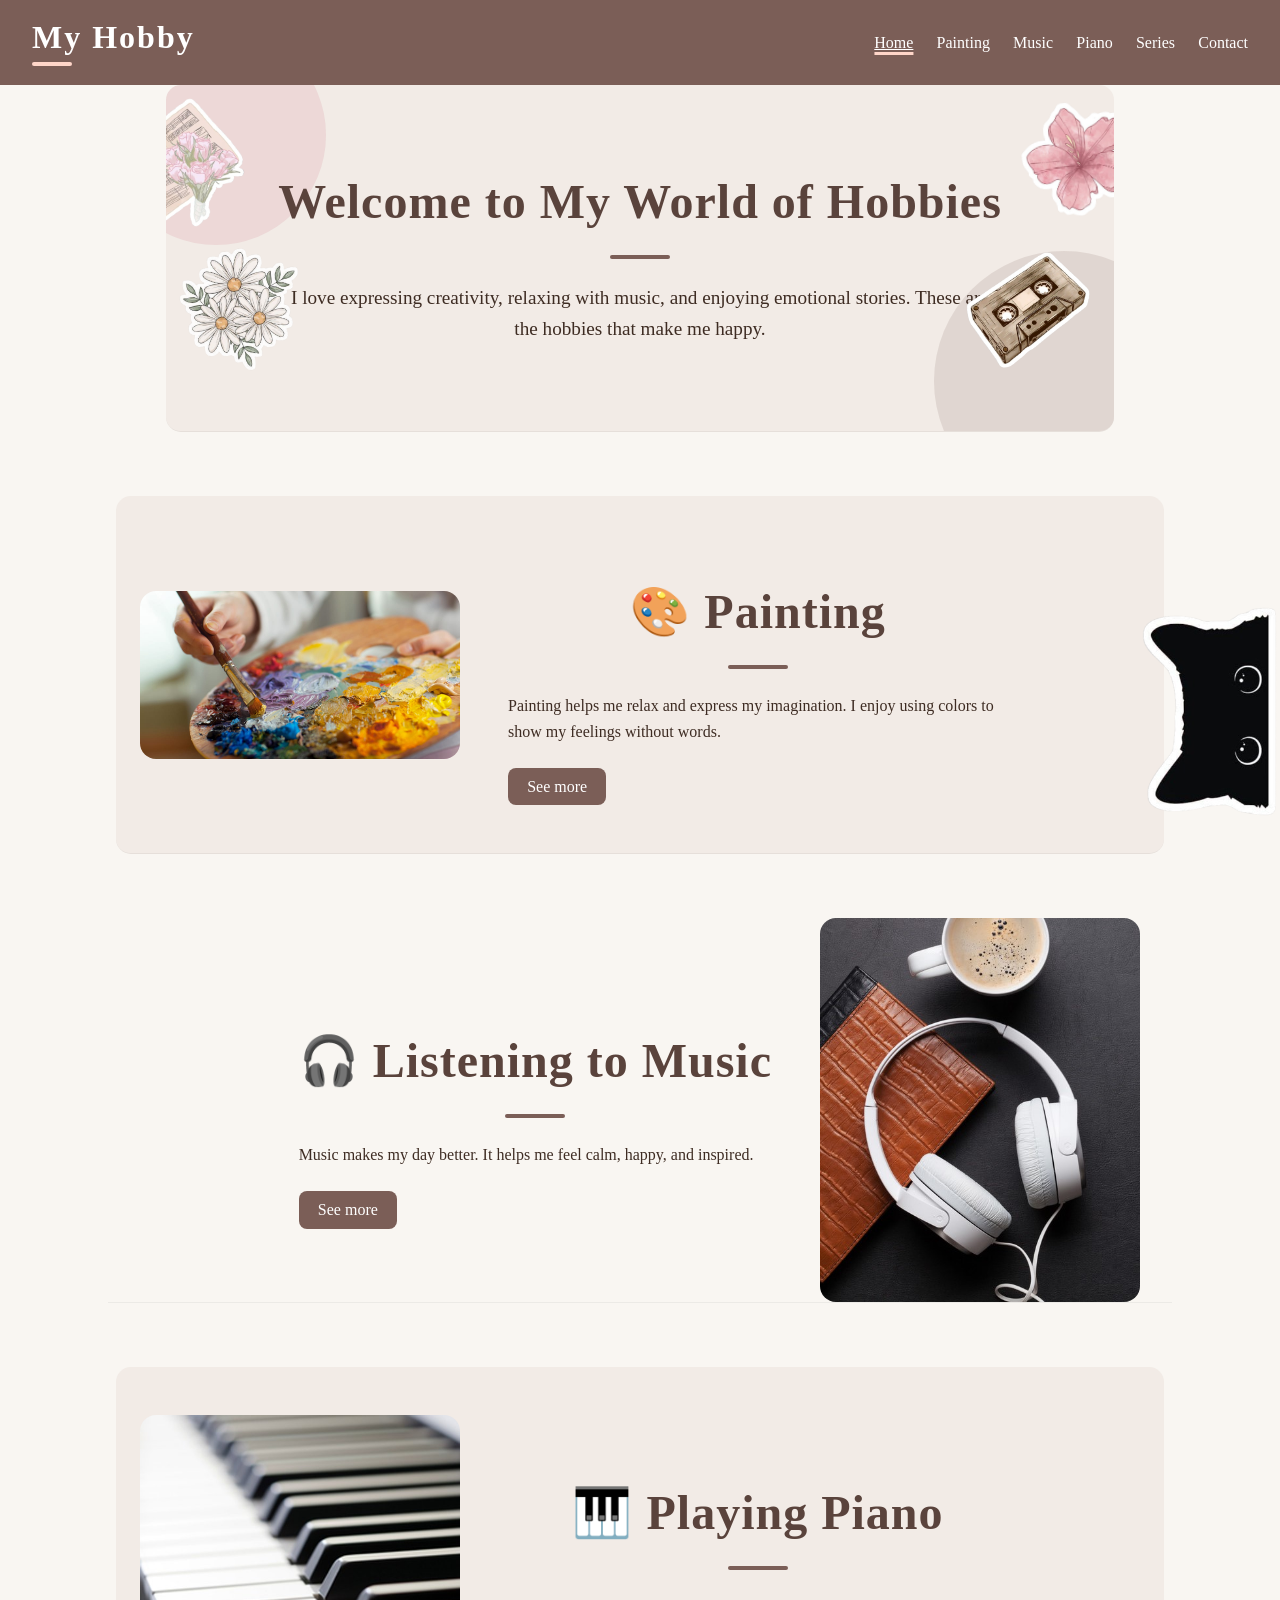
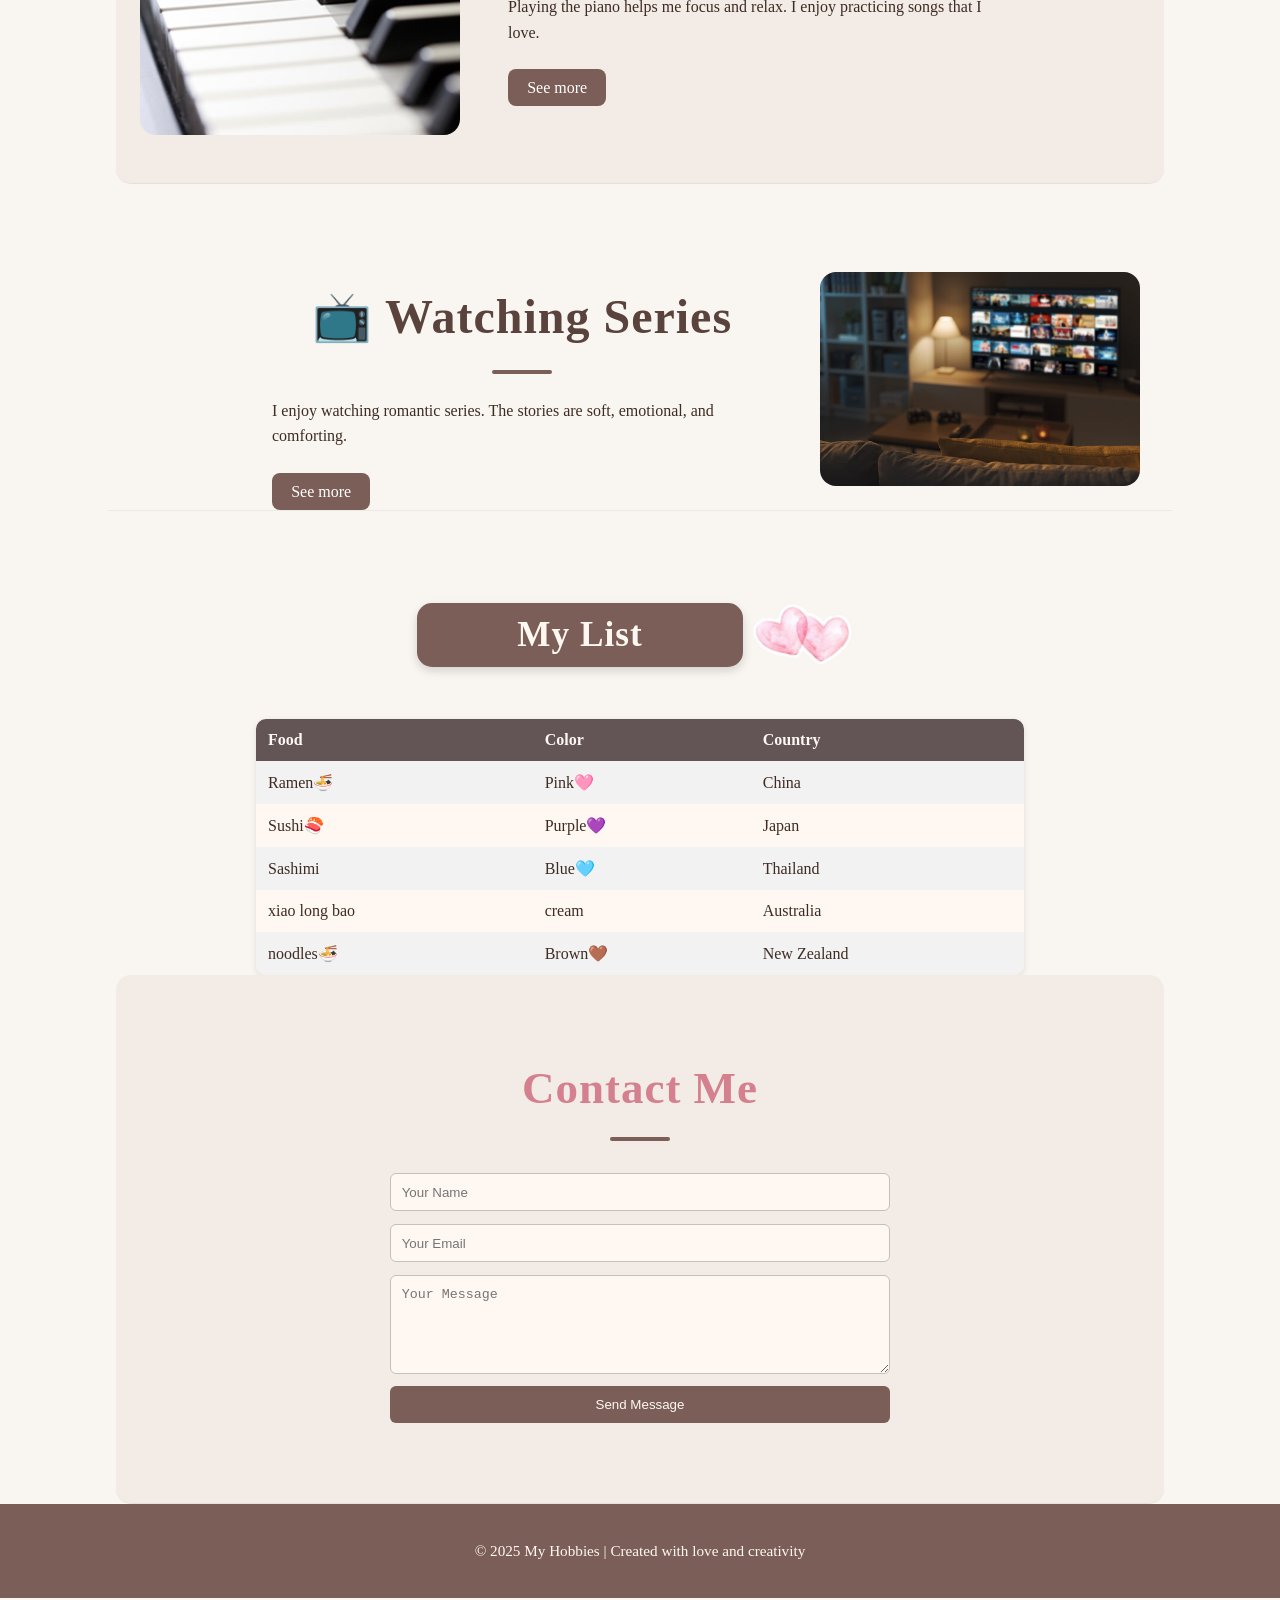
<file: index.html>
<!DOCTYPE html>
<html lang="en">
<head>
  <meta charset="UTF-8">
  <meta name="viewport" content="width=device-width, initial-scale=1.0">
  <title>My Hobbies</title>
  <link rel="stylesheet" href="style.css">
</head>

<body>

<header>
  <h1>My Hobby</h1>
  <nav>
    <a href="index.html" class="active">Home</a>
    <a href="painting.html">Painting</a>
    <a href="music.html">Music</a>
    <a href="piano.html">Piano</a>
    <a href="series.html">Series</a>
    <a href="index.html#contact">Contact</a>
  </nav>
</header>

<!-- HERO -->
<section class="hero">
  <h2>Welcome to My World of Hobbies</h2>
  <p>
    I love expressing creativity, relaxing with music,
    and enjoying emotional stories.  
    These are the hobbies that make me happy.
  </p>
  <img src="fst.png" class="ser-st2">
  <img src="must.png" class="mu-st2">
  <img src="sf.png" class="pai-st2">
  <img src="nst.png" class="pia-st2">
</section>

<img src="c.png" class="cat-sticker" alt="cat sticker">


<!-- PAINTING -->
<section class="hobby">
  <img src="p.jpg" alt="Painting">
  <div class="text">
    <h2>🎨 Painting</h2>
    <p>
      Painting helps me relax and express my imagination.
      I enjoy using colors to show my feelings without words.
    </p>
    <a href="painting.html" class="btn">See more</a>
  </div>
</section>

<!-- MUSIC -->
<section class="hobby reverse">
  <img src="m.jpg" alt="Music">
  <div class="text">
    <h2>🎧 Listening to Music</h2>
    <p>
      Music makes my day better.
      It helps me feel calm, happy, and inspired.
    </p>
    <a href="music.html" class="btn">See more</a>
  </div>
</section>

<!-- PIANO -->
<section class="hobby">
  <img src="pp.jpg" alt="Piano">
  <div class="text">
    <h2>🎹 Playing Piano</h2>
    <p>
      Playing the piano helps me focus and relax.
      I enjoy practicing songs that I love.
    </p>
    <a href="piano.html" class="btn">See more</a>
  </div>
</section>

<!-- SERIES -->
<section class="hobby reverse">
  <img src="s.jpg" alt="Series">
  <div class="text">
    <h2>📺 Watching Series</h2>
    <p>
      I enjoy watching romantic series.
      The stories are soft, emotional, and comforting.
    </p>
    <a href="series.html" class="btn">See more</a>
  </div>
</section>


<div class="table-title">
  <div class="title-box">
    <h2>My List</h2>
  </div>
  <img src="lst.png" alt="List Sticker" class="lst-img">
</div>

<table>
    <tr>
        <th>Food</th>
        <th>Color</th>
        <th>Country</th>
    </tr>
    <tr>
        <td>Ramen🍜</td>
        <td>Pink🩷</td>
        <td>China</td>
    </tr>
    <tr>
        <td>Sushi🍣</td>
        <td>Purple💜</td>
        <td>Japan</td>
    </tr>
    <tr>
        <td>Sashimi</td>
        <td>Blue🩵</td>
        <td>Thailand</td>
    </tr>
    <tr>
        <td>xiao long bao</td>
        <td>cream</td>
        <td>Australia</td>
    </tr>
    <tr>
        <td>noodles🍜</td>
        <td>Brown🤎</td>
        <td>New Zealand</td>
    </tr>
</table>

  <!-- Contact -->
  <section id="con">
    <h2 id="contact">Contact Me</h2>
    <form id="contactForm">
      <input type="text" id="name" placeholder="Your Name" required>
      <input type="email" id="email" placeholder="Your Email" required>
      <textarea id="message" rows="5" placeholder="Your Message" required></textarea>
      <button type="submit">Send Message</button>
    </form>
  </section>

  <footer>
    <p>© 2025 My Hobbies | Created with love and creativity</p>
  </footer>

  <script>
    const menuToggle = document.getElementById('menu-toggle');
    const navMenu = document.getElementById('nav-menu');
    menuToggle.addEventListener('click', () => navMenu.classList.toggle('show'));

    const form = document.getElementById('contactForm');
    form.addEventListener('submit', e => {
      e.preventDefault();
      alert('Thank you for reaching out! 🎨🎵');
      form.reset();
    });
 </script>


</body>
</html>
i say wait
</file>
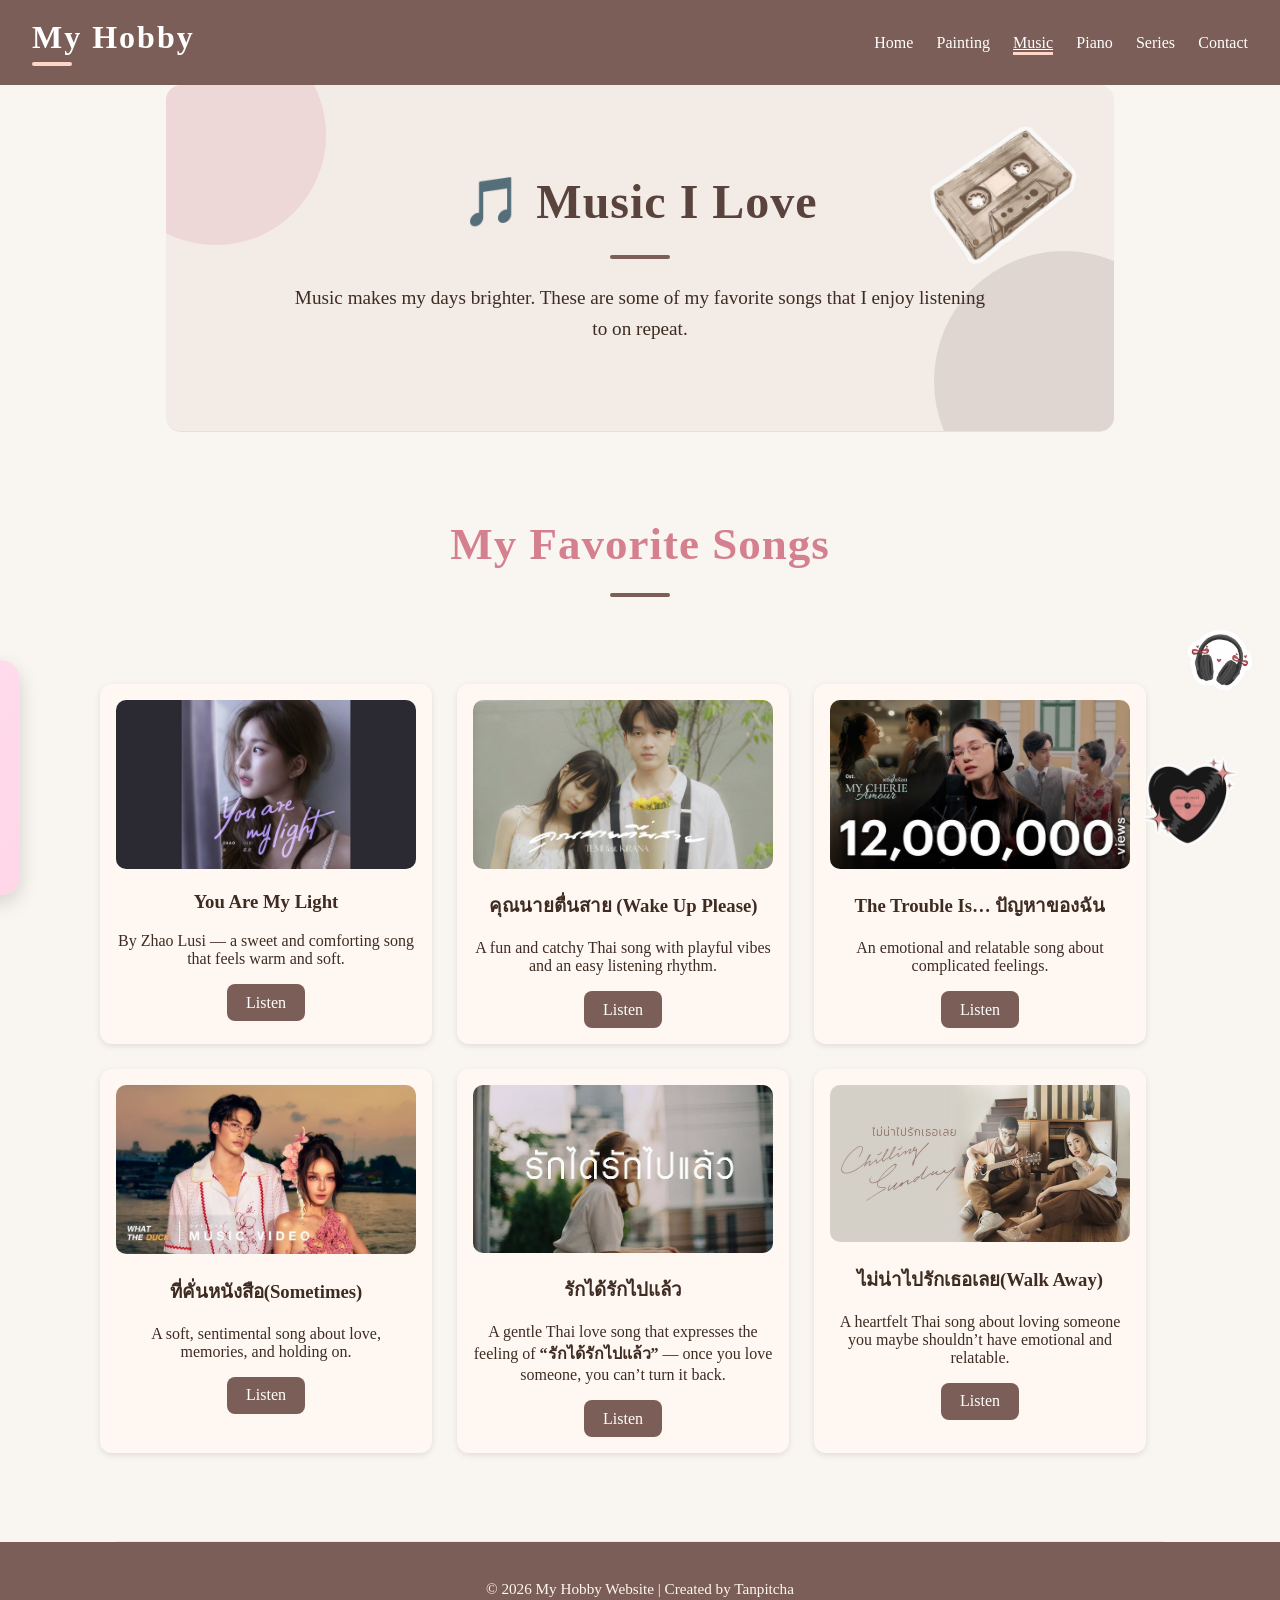
<file: music.html>
<!DOCTYPE html>
<html lang="en">
<head>
  <meta charset="UTF-8">
  <meta name="viewport" content="width=device-width, initial-scale=1.0">
  <title>Music - My Hobby</title>
  <link rel="stylesheet" href="style.css"> <!-- link to your main CSS -->
</head>

<body>

  <header>
    <h1>My Hobby</h1>
    <button id="menu-toggle">☰</button>
    <nav>
      <a href="index.html">Home</a>
      <a href="painting.html">Painting</a>
      <a href="music.html"class="active">Music</a>
      <a href="piano.html">Piano</a>
      <a href="series.html">Series</a>
      <a href="index.html#contact">Contact</a>
    </nav>
  </header>

  <!-- HERO SECTION -->
  <section class="hero">
    <h2>🎵 Music I Love</h2>
    <p>
      Music makes my days brighter.  
      These are some of my favorite songs that I enjoy listening to on repeat.
    </p>
    <img src="must.png" class="mu-st">
  </section>

  
  <img src="m1.png" class="music-sticker" alt="music sticker">
  <img src="m2.png" class="music-sticker small" alt="music sticker">

  <section>
    <h2 id="music">My Favorite Songs</h2>

    <div class="cards-wrapper">

    <div class="cards">
      <!-- Song 1 -->
      <div class="card">
        <img src="you.jpg" alt="You Are My Light">
        <h3>You Are My Light</h3>
        <p>By Zhao Lusi — a sweet and comforting song that feels warm and soft.</p>
        <a href="https://youtu.be/i0WHH5hbSmg?si=nqfVfM3YdCIVMf9F" class="btn">Listen</a>
      </div>

      <!-- Song 2 -->
      <div class="card">
        <img src="wup.jpg" alt="คุณนายตื่นสาย">
        <h3>คุณนายตื่นสาย (Wake Up Please)</h3>
        <p>A fun and catchy Thai song with playful vibes and an easy listening rhythm.</p>
        <a href="https://youtu.be/1VP8JrTHoHo?si=3RiPr_c025Ys3T6X" class="btn">Listen</a>
      </div>

      <!-- Song 3 -->
      <div class="card">
        <img src="tt.jpg" alt="The Trouble Is">
        <h3>The Trouble Is… ปัญหาของฉัน</h3>
        <p>An emotional and relatable song about complicated feelings.</p>
        <a href="https://youtu.be/SoPWNNwJz4A?si=GSvyK6OS6FZCP0Z4" class="btn">Listen</a>
      </div>

      <!-- Song 4 -->
      <div class="card">
        <img src="st.jpg" alt="ที่คั่นหนังสือ">
        <h3>ที่คั่นหนังสือ(Sometimes)</h3>
        <p>A soft, sentimental song about love, memories, and holding on.</p>
        <a href="https://youtu.be/L051YSpEEYU?si=gAbXCCB6yQQ3ziTS" class="btn">Listen</a>
      </div>

      <div class="card">
        <img src="fm.jpg" alt="รักได้รักไปแล้ว">
        <h3>รักได้รักไปแล้ว</h3>
        <p>A gentle Thai love song that expresses the feeling of 
          <strong>“รักได้รักไปแล้ว”</strong> — once you love someone, 
          you can’t turn it back.</p>
        <a href="https://www.youtube.com/watch?v=zRni2qGhlOs&list=PLUN5VvYCITpiSzjcCuOit6wkdXDIpct2O&index=128" class="btn">Listen</a>
      </div>

      <div class="card">
        <img src="wa.jpg" alt="ไม่น่าไปรักเธอเลย">
        <h3>ไม่น่าไปรักเธอเลย(Walk Away)</h3>
        <p>A heartfelt Thai song about loving someone you maybe shouldn’t have emotional and relatable.</p>
        <a href="https://www.youtube.com/watch?v=PUYRGhmcXWQ" class="btn">Listen</a>
      </div>
    </div>

      <!-- RIGHT: Mini Game -->
      <div class="mini-game-box">
       <h3>Rock • Paper • Scissors</h3>

       <div class="rps-buttons">
          <button data-choice="rock">✊</button>
          <button data-choice="paper">✋</button>
          <button data-choice="scissors">✌️</button>
        </div>

       <p id="rpsResult">Make your move!</p>
        <p id="scoreBoard">You: 0 | Computer: 0</p>
      </div>


    </div>
    
<script src="script.js"></script>

  </section>

  <footer>
    <p>© 2026 My Hobby Website | Created by Tanpitcha</p>
  </footer>

  <script>
    const menuToggle = document.getElementById('menu-toggle');
    const nav = document.querySelector('nav');
    menuToggle.addEventListener('click', () => {
      nav.classList.toggle('show');
    });
  </script>

</body>
</html>
</file>
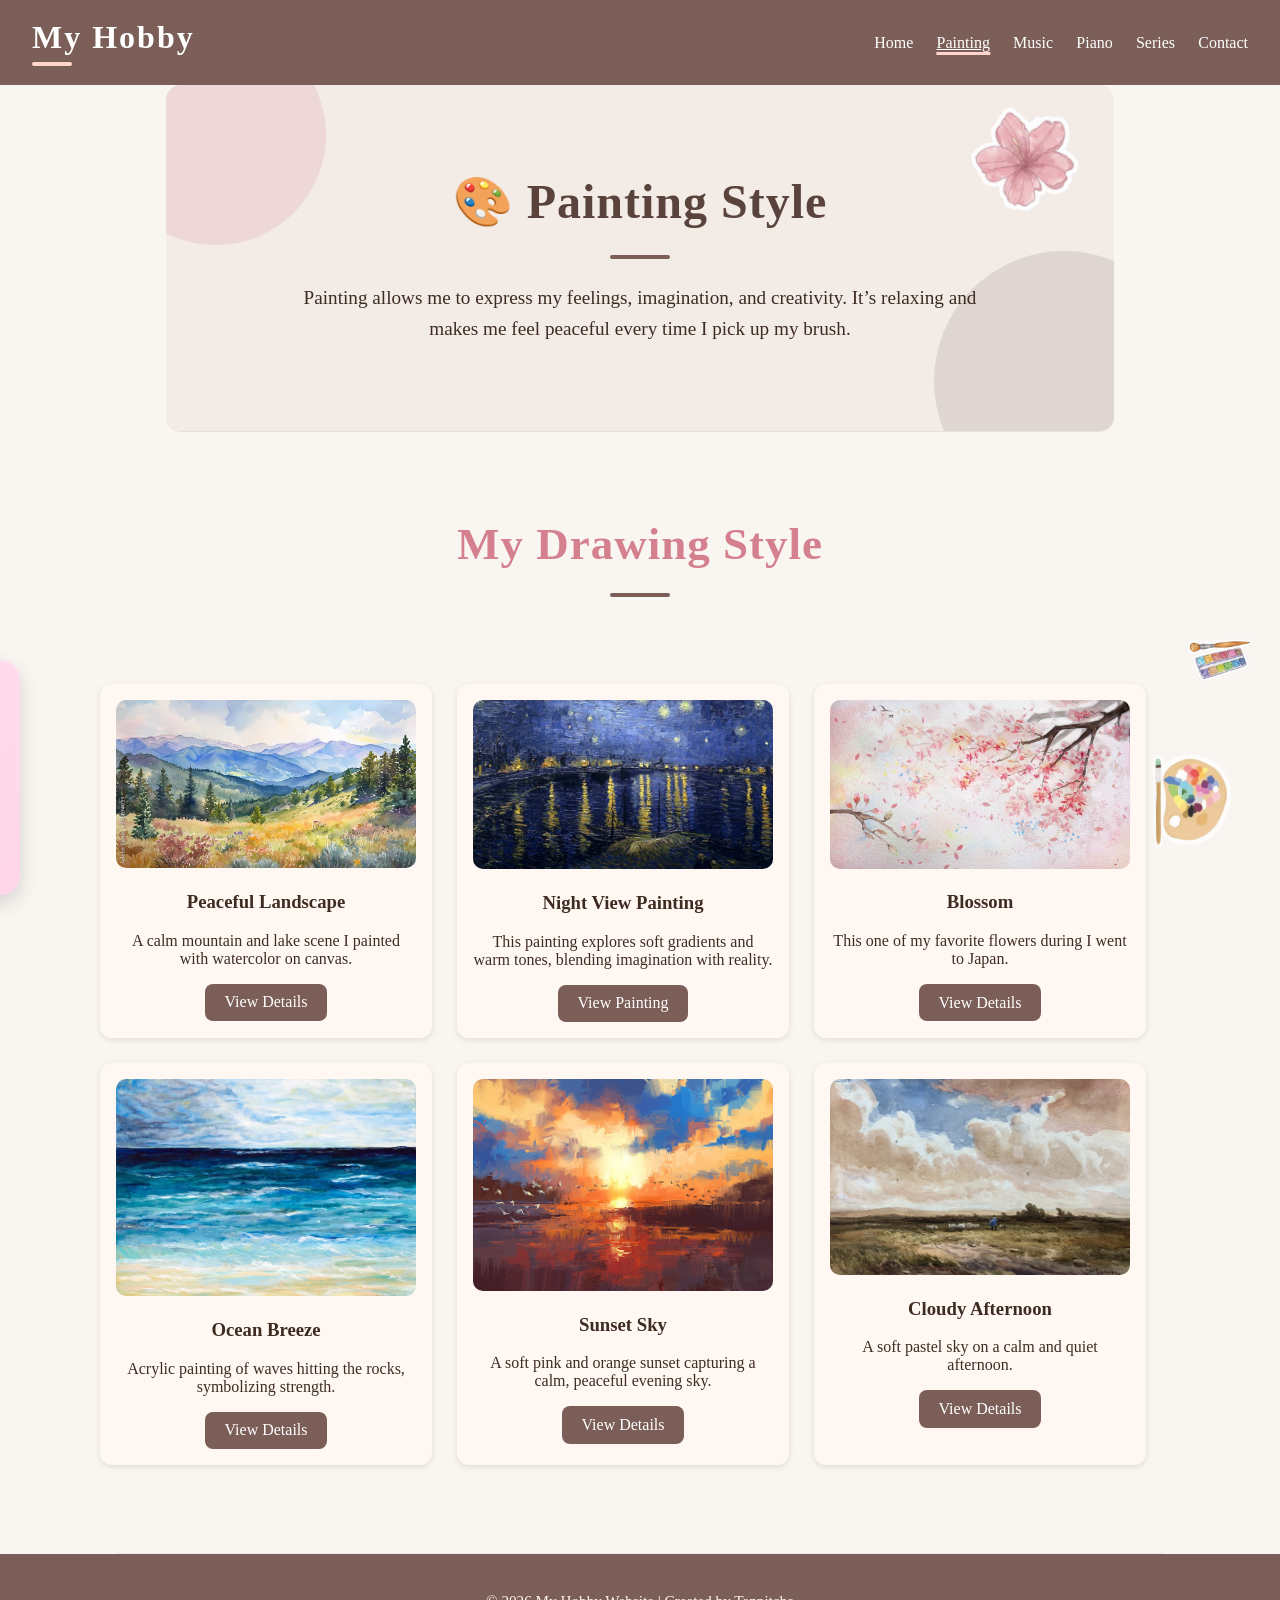
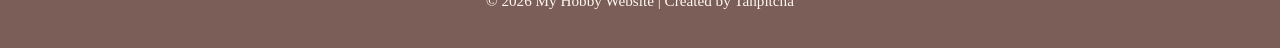
<file: painting.html>
<!DOCTYPE html>
<html lang="en">
<head>
  <meta charset="UTF-8">
  <meta name="viewport" content="width=device-width, initial-scale=1.0">
  <title>Painting - My Hobby</title>
  <link rel="stylesheet" href="style.css"> <!-- Link to your existing CSS -->
</head>
<body>

  <header>
    <h1>My Hobby</h1>
    <button id="menu-toggle">☰</button>
    <nav class="navbar">
        <div class="nav-links">
          <a href="index.html" >Home</a>
          <a href="painting.html" class="active">Painting</a>
          <a href="music.html">Music</a>
          <a href="piano.html">Piano </a>
          <a href="series.html"> Series </a>
          <a href="index.html#contact">Contact</a>
        </div>
      </nav>
  </header>

  <section class="hero">
    <h2>🎨 Painting Style</h2>
    <p>
      Painting allows me to express my feelings, imagination, and creativity. 
      It’s relaxing and makes me feel peaceful every time I pick up my brush.
    </p>
    <img src="sf.png" class="pai-st">
  </section>

  <img src="pa1.png" class="painting-sticker" alt="painting sticker">
  <img src="ppp.png" class="painting-sticker small" alt="painting sticker">
  




  <section>
    <h2 id="painting">My Drawing Style</h2>

    <div class="cards-wrapper">
      
    <div class="cards">
      <div class="card">
        <img src="lll.jpg" alt="Nature Landscape">
        <h3>Peaceful Landscape</h3>
        <p>A calm mountain and lake scene I painted with watercolor on canvas.</p>
        <a href="https://unsplash.com/s/photos/peaceful-landscape" class="btn">View Details</a>
      </div>

      <div class="card">
        <img src="nv.png" alt="Night View Painting">
        <h3>Night View Painting</h3>
        <p>This painting explores soft gradients and warm tones, blending imagination with reality.</p>
        <a href="https://www.shutterstock.com/th/search/night-painting?dd_referrer=https%3A%2F%2Fwww.google.com%2F" class="btn">View Painting</a>
      </div>

      
      <div class="card">
        <img src="b2.jpg" alt="Flowers">
        <h3>Blossom</h3>
        <p>This one of my favorite flowers during I went to Japan.</p>
        <a href="https://www.shutterstock.com/th/search/flower-vase-painting" class="btn">View Details</a>
      </div>

      <div class="card">
        <img src="oce2.jpg" alt="Ocean Painting">
        <h3>Ocean Breeze</h3>
        <p>Acrylic painting of waves hitting the rocks, symbolizing strength.</p>
        <a href="https://www.shutterstock.com/th/search/sea-shore-paintings" class="btn">View Details</a>
      </div>

      <div class="card">
        <img src="ss.jpg" alt="Sunset Sky">
        <h3>Sunset Sky</h3>
        <p>   A soft pink and orange sunset capturing a calm, peaceful evening sky.</p>
        <a href="https://www.istockphoto.com/th/%E0%B8%A0%E0%B8%B2%E0%B8%9E%E0%B8%96%E0%B9%88%E0%B8%B2%E0%B8%A2/sunset-painting" class="btn">View Details</a>
      </div>

      <div class="card">
        <img src="cad.jpg" alt="Cloudy Afternoon">
        <h3>Cloudy Afternoon</h3>
        <p> A soft pastel sky on a calm and quiet afternoon. </p>
        <a href="https://www.istockphoto.com/th/search/2/image-film?phrase=Cloudy%20Afternoonpainting" class="btn">View Details</a>
      </div>
    </div>

      <!-- RIGHT: Mini Game -->
      <div class="mini-game-box">
       <h3>Rock • Paper • Scissors</h3>

       <div class="rps-buttons">
          <button data-choice="rock">✊</button>
          <button data-choice="paper">✋</button>
          <button data-choice="scissors">✌️</button>
        </div>

       <p id="rpsResult">Make your move!</p>
        <p id="scoreBoard">You: 0 | Computer: 0</p>
      </div>


    </div>
    
<script src="script.js"></script>

  </section>

  <footer>
    <p>© 2026 My Hobby Website | Created by Tanpitcha</p>
  </footer>

  <script>
    const menuToggle = document.getElementById('menu-toggle');
    const nav = document.querySelector('nav');
    menuToggle.addEventListener('click', () => {
      nav.classList.toggle('show');
    });
  </script>

</body>
</html>
</file>
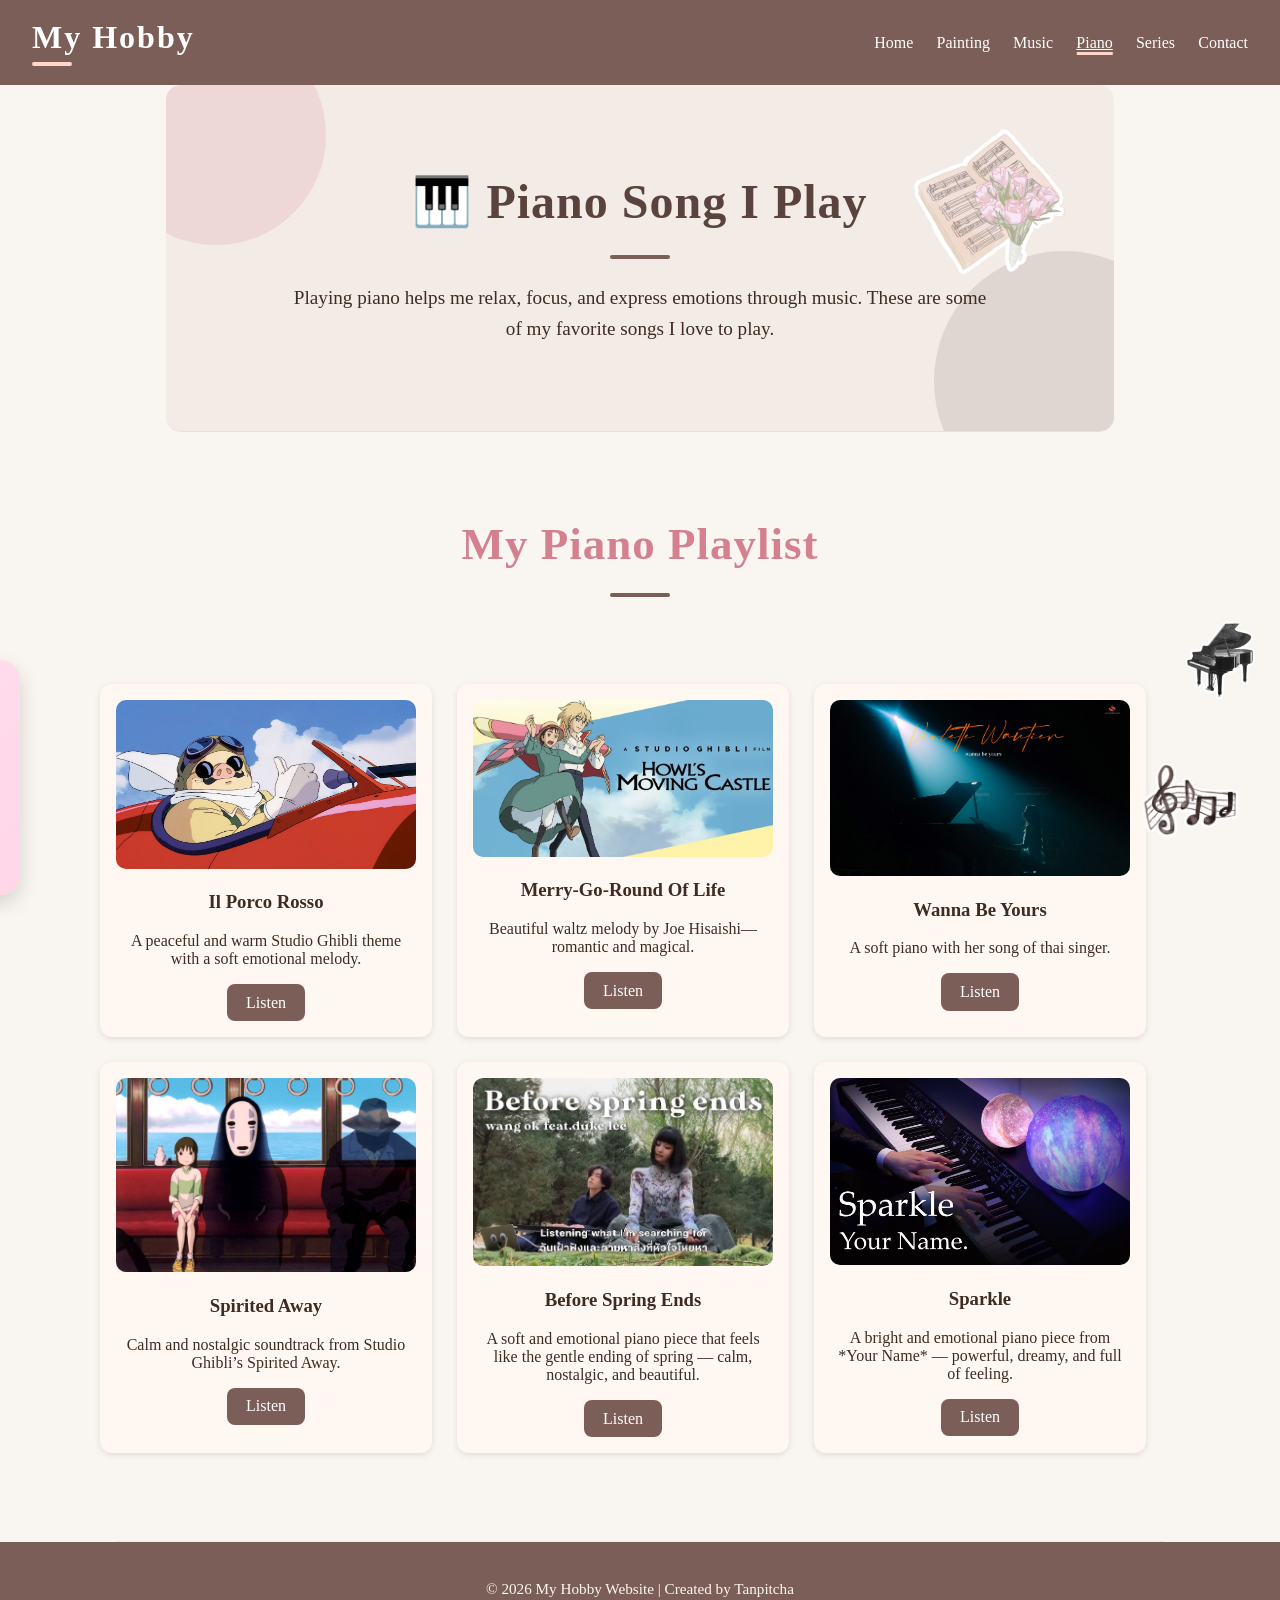
<file: piano.html>
<!DOCTYPE html>
<html lang="en">
<head>
  <meta charset="UTF-8">
  <meta name="viewport" content="width=device-width, initial-scale=1.0">
  <title>Piano - My Hobby</title>
  <link rel="stylesheet" href="style.css"> <!-- Link to your CSS -->
</head>
<body>

  <header>
    <h1>My Hobby</h1>
    <button id="menu-toggle">☰</button>
    <nav>
      <a href="index.html">Home</a>
      <a href="painting.html">Painting</a>
      <a href="music.html">Music</a>
      <a href="piano.html"class="active">Piano</a>
      <a href="series.html">Series</a>
      <a href="index.html#contact">Contact</a>

    </nav>
  </header>

  <section class="hero">
    <h2>🎹 Piano Song I Play </h2>
    <p>
      Playing piano helps me relax, focus, and express emotions through music.  
      These are some of my favorite songs I love to play.
    </p>
    <img src="nst.png" class="pia-st">
  </section>

  <img src="pia1.png" class="piano-sticker" alt="piano sticker">
  <img src="pi1.png" class="piano-sticker small" alt="piano sticker">

  <section>
    <h2 id="piano">My Piano Playlist</h2>

    <div class="cards-wrapper">

    <div class="cards">

      <!-- Card 1 -->
      <div class="card">
        <img src="pr.jpg" alt="il Porco Rosso Piano">
        <h3>Il Porco Rosso</h3>
        <p>A peaceful and warm Studio Ghibli theme with a soft emotional melody.</p>
        <a href="https://youtu.be/E-bRpXdXUlA?si=CPrGgtJsRw1kHzXp" class="btn">Listen</a>
      </div>

      <!-- Card 2 -->
      <div class="card">
        <img src="mgr.jpg" alt="Howl's Moving Castle">
        <h3>Merry-Go-Round Of Life</h3>
        <p>Beautiful waltz melody by Joe Hisaishi—romantic and magical.</p>
        <a href="https://youtu.be/lB4PRX737-0?si=cx_YUlVeuKwiTqlu" class="btn">Listen</a>
      </div>

      <!-- Card 3 -->
      <div class="card">
        <img src="wanna.jpg" alt="Wanna Be Yours">
        <h3>Wanna Be Yours</h3>
        <p>A soft piano with her song of thai singer.</p>
        <a href="https://www.youtube.com/watch?v=8ONLsKcc294&list=RD8ONLsKcc294&start_radio=1" class="btn">Listen</a>
      </div>

      <!-- Card 4 -->
      <div class="card">
        <img src="sa.jpg" alt="Spirited Away">
        <h3>Spirited Away</h3>
        <p>Calm and nostalgic soundtrack from Studio Ghibli’s Spirited Away.</p>
        <a href="https://youtu.be/ESJ7TQvFFrA?si=AjpPwESGJJJ22Q2h" class="btn">Listen</a>
      </div>

      <div class="card">
        <img src="bse.jpg" alt="Before Spring Ends">
        <h3>Before Spring Ends</h3>
        <p>A soft and emotional piano piece that feels like the gentle ending of spring — calm, nostalgic, and beautiful.</p>
        <a href="https://www.youtube.com/watch?v=tX4rUDi_ER4&list=RDtX4rUDi_ER4&start_radio=1" class="btn">Listen</a>
      </div>

      <div class="card">
        <img src="sp.jpg" alt="Sparkle">
        <h3>Sparkle</h3>
        <p>A bright and emotional piano piece from *Your Name* — powerful, dreamy, and full of feeling.</p>
        <a href="https://www.youtube.com/watch?v=cKgnDmpb4BU" class="btn">Listen</a>
      </div>

    </div>
   
    
       <!-- RIGHT: Mini Game -->
      <div class="mini-game-box">
       <h3>Rock • Paper • Scissors</h3>

       <div class="rps-buttons">
          <button data-choice="rock">✊</button>
          <button data-choice="paper">✋</button>
          <button data-choice="scissors">✌️</button>
        </div>

       <p id="rpsResult">Make your move!</p>
        <p id="scoreBoard">You: 0 | Computer: 0</p>
      </div>


    </div>
    
<script src="script.js"></script>

  </section>

  <footer>
    <p>© 2026 My Hobby Website | Created by Tanpitcha</p>
  </footer>

  <script>
    const menuToggle = document.getElementById('menu-toggle');
    const nav = document.querySelector('nav');
    menuToggle.addEventListener('click', () => {
      nav.classList.toggle('show');
    });
  </script>

</body>
</html>
</file>
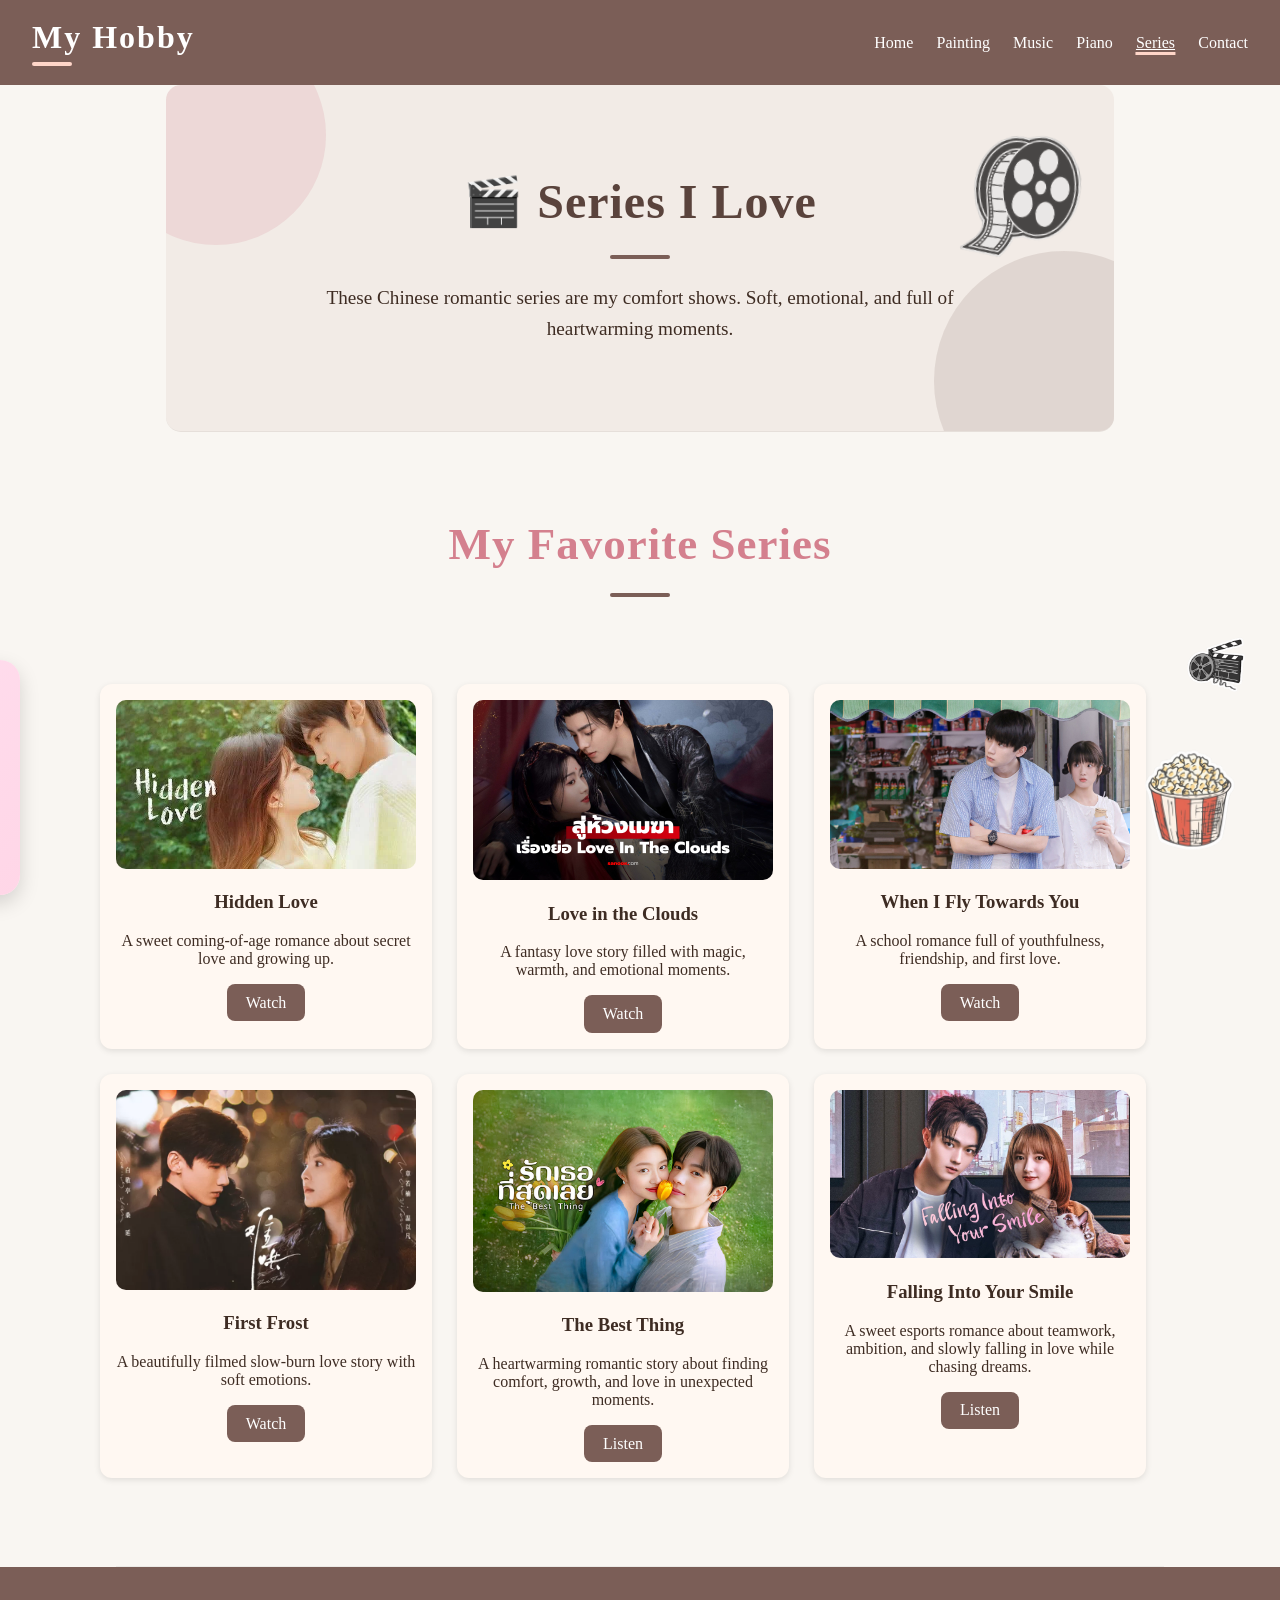
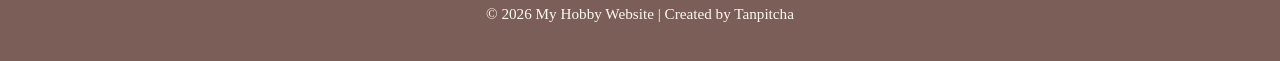
<file: series.html>
<!DOCTYPE html>
<html lang="en">
<head>
  <meta charset="UTF-8">
  <meta name="viewport" content="width=device-width, initial-scale=1.0">
  <title>Series - My Hobby</title>
  <link rel="stylesheet" href="style.css">
</head>

<body>

  <!-- HEADER -->
  <header>
    <h1>My Hobby</h1>
    <button id="menu-toggle">☰</button>
    <nav>
      <a href="index.html">Home</a>
      <a href="painting.html">Painting</a>
      <a href="music.html">Music</a>
      <a href="piano.html">Piano</a>
      <a href="series.html" class="active">Series</a>
      <a href="index.html#contact">Contact</a>
    </nav>
  </header>

  <!-- HERO -->
  <section class="hero">
    <h2>🎬 Series I Love</h2>
    <p>
      These Chinese romantic series are my comfort shows.  
      Soft, emotional, and full of heartwarming moments.
    </p>
    <img src="sest.png" class="ser-st">
  </section>
  
  <img src="s1.png" class="series-sticker" alt="series sticker">
  <img src="s2.png" class="series-sticker small" alt="series sticker">

  <!-- SERIES CARDS -->
  <section>
    <h2 id="series">My Favorite Series</h2>
    
   <div class="cards-wrapper">

    <div class="cards">

      <!-- 1 Hidden Love -->
      <div class="card">
        <img src="hl.webp" alt="Hidden Love">
        <h3>Hidden Love</h3>
        <p>A sweet coming-of-age romance about secret love and growing up.</p>
        <a href="https://www.sanook.com/movie/146251/" class="btn">Watch</a>
      </div>

      <!-- 2 Love in the Clouds -->
      <div class="card">
        <img src="li.jpg" alt="Love in the Clouds">
        <h3>Love in the Clouds</h3>
        <p>A fantasy love story filled with magic, warmth, and emotional moments.</p>
        <a href="https://www.sanook.com/movie/185723/" class="btn">Watch</a>
      </div>

      <!-- 3 When I Fly Towards You -->
      <div class="card">
        <img src="wi.jpg" alt="When I Fly Towards You">
        <h3>When I Fly Towards You</h3>
        <p>A school romance full of youthfulness, friendship, and first love.</p>
        <a href="https://www.sanook.com/movie/147363/" class="btn">Watch</a>
      </div>

      <!-- 4 First Frost -->
      <div class="card">
        <img src="ff.webp" alt="First Frost">
        <h3>First Frost</h3>
        <p>A beautifully filmed slow-burn love story with soft emotions.</p>
        <a href="https://www.sanook.com/movie/171475/" class="btn">Watch</a>
      </div>

      <div class="card">
        <img src="tbt.jpg" alt="The Best Thing">
        <h3>The Best Thing</h3>
        <p>A heartwarming romantic story about finding comfort, growth, and love in unexpected moments.</p>
        <a href="https://www.sanook.com/movie/180695/" class="btn">Listen</a>
      </div>
      
      <div class="card">
        <img src="fiys.avif" alt="Falling Into Your Smile">
        <h3>Falling Into Your Smile</h3>
        <p>A sweet esports romance about teamwork, ambition, and slowly falling in love while chasing dreams.</p>
        <a href="https://entertainment.trueid.net/detail/9me7EeQOerlj" class="btn">Listen</a>
      </div>
   </div>
    
       <!-- RIGHT: Mini Game -->
      <div class="mini-game-box">
       <h3>Rock • Paper • Scissors</h3>

       <div class="rps-buttons">
          <button data-choice="rock">✊</button>
          <button data-choice="paper">✋</button>
          <button data-choice="scissors">✌️</button>
        </div>

       <p id="rpsResult">Make your move!</p>
        <p id="scoreBoard">You: 0 | Computer: 0</p>
      </div>


    </div>
    
<script src="script.js"></script>

  </section>

  <!-- FOOTER -->
  <footer>
    <p>© 2026 My Hobby Website | Created by Tanpitcha</p>
  </footer>

  <!-- MENU SCRIPT -->
  <script>
    const menuToggle = document.getElementById('menu-toggle');
    const nav = document.querySelector('nav');
    menuToggle.addEventListener('click', () => {
      nav.classList.toggle('show');
    });
  </script>

</body>
</html>
</file>
<file: style.css>
body {
  font-family: 'Delius', cursive;
  background: #f9f6f2;
  color: #3e2c23;
  margin: 0;
}

header {
  background: #7b5e57;
  color: #fff;
  padding: 1.2em 2em;
  display: flex;
  justify-content: space-between;
  align-items: center;

  position: sticky;   /* 🔥 makes it stick */
  top: 0;             /* stick to top */
  z-index: 1000;      /* stay above everything */
}


header h1 {
  font-family: 'Delius', cursive;
  font-size: 2em;
  font-weight: 900;
  letter-spacing: 2px;
  margin: 0;
  position: relative;
}

header h1::after {
  content: '';
  display: block;
  width: 40px;
  height: 4px;
  background: #ffd6c9;
  margin-top: 6px;
  border-radius: 2px;
}

nav a {
  color: #fff;
  text-decoration: none;
  margin-left: 1.2em;
}

nav a.active {
  text-decoration: underline;
}

nav a::after {
  content: '';
  position: absolute;
  left: 50%;
  bottom: 0;
  width: 0;
  height: 3px;
  background: #ffd6c9;
  transition: 0.3s ease;
  transform: translateX(-50%);
}

nav a:hover::after,
nav a.active::after {
  width: 100%;
}

nav a:hover {
  transform: translateY(-2px);
}

#menu-toggle {
  display: none;
  background: rgba(255,255,255,0.15);
  border: none;
  color: white;
  font-size: 1em;
  padding: 6px 12px;
  border-radius: 8px;
  cursor: pointer;
}

  #painting{
    color:rgb(212, 128, 142);
    font-size: 45px;
}

#music{
    color:rgb(212, 128, 142);
    font-size: 45px;
}

#piano{
    color:rgb(212, 128, 142);
    font-size: 45px;
}

#series{
    color:rgb(212, 128, 142);
    font-size: 45px;
}

#contact{
    color:rgb(212, 128, 142);
    font-size: 45px;
  }

  section {
    padding: 3em 1.5em;
    max-width: 1000px;
    margin: auto;
  }

.hero {
  position: relative;
  text-align: center;
  padding: 5em 2em;
  max-width: 900px;
  margin: auto;
  overflow: hidden;
}

@keyframes fadeDown {
  from {
    opacity: 0;
    transform: translateY(-15px);
  }
  to {
    opacity: 1;
    transform: translateY(0);
  }
}

@keyframes fadeUp {
  from {
    opacity: 0;
    transform: translateY(15px);
  }
  to {
    opacity: 1;
    transform: translateY(0);
  }
}

.hero h2,
.hero p {
  position: relative;
  z-index: 1;
}

.hero::before {
  content: '';
  position: absolute;
  top: -60px;
  left: -60px;
  width: 220px;
  height: 220px;
  background: rgba(212, 128, 142, 0.18);
  border-radius: 50%;
  z-index: 0;
}

.hero::after {
  content: '';
  position: absolute;
  bottom: -80px;
  right: -80px;
  width: 260px;
  height: 260px;
  background: rgba(123, 94, 87, 0.15);
  border-radius: 50%;
  z-index: 0;
}
.hero img {
  position: absolute;
  z-index: 1;
}

.hero h2 {
  font-family: 'Delius', cursive;
  font-size: 3em;
  font-weight: 700;
  color: #5a433c;
  margin-bottom: 0.5em;
  letter-spacing: 1px;
  opacity: 0;
  transform: translateY(-40px);
  animation: heroSlideDown 1s ease forwards;
}

.hero h2::after {
  content: '';
  display: block;
  width: 60px;
  height: 4px;
  background: #7b5e57;
  margin: 0.5em auto 0 auto;
  border-radius: 2px;
}

.hero p {
  font-size: 1.2em;
  max-width: 700px;
  margin: 0 auto;
  line-height: 1.6;
  opacity: 0;
  transform: translateY(40px);
  animation: heroSlideUp 1s ease forwards;
  animation-delay: 0.3s;
}

/* ===== ANIMATIONS ===== */

/* From top → down */
@keyframes heroSlideDown {
  from {
    opacity: 0;
    transform: translateY(-40px);
  }
  to {
    opacity: 1;
    transform: translateY(0);
  }
}

/* From bottom → up */
@keyframes heroSlideUp {
  from {
    opacity: 0;
    transform: translateY(40px);
  }
  to {
    opacity: 1;
    transform: translateY(0);
  }
}

/* ===== MOBILE ===== */
@media (max-width: 700px) {
  .hero {
    padding: 3em 1.2em;
  }

  .hero h2 {
    font-size: 2.3em;
  }

  .hero p {
    font-size: 1.05em;
  }
}

section:nth-child(even) {
    background: #f2ebe6;
    border-radius: 15px;
    padding: 3em 1.5em;
}

/* --- Hero / Section Topic Titles --- */
.hero h2, section h2 {
  font-family: 'Delius', cursive;
  font-weight: 700; /* slightly bolder */
  font-size: 3em;               /* bigger and bold */
  color: #5a433c;               /* dark brown */
  text-align: center;
  margin-bottom: 0.5em;
  letter-spacing: 1px;
  line-height: 1.2;
  position: relative;
}

/* Optional: subtle underline / accent */
.hero h2::after, section h2::after {
  content: '';
  display: block;
  width: 60px;
  height: 4px;
  background: #7b5e57;          /* warm brown accent */
  margin: 0.5em auto 0 auto;
  border-radius: 2px;
}

/* Paragraph under topic */
.hero p {
  text-align: center;
  max-width: 700px;
  margin: 0.5em auto 2em auto;
}

.hobby {
  display: flex;              /* สำคัญมาก */
  align-items: center;
  gap: 3rem;
  max-width: 1000px;
  margin: 4em auto;
  padding: 0 2em;
}

.hobby img {
  width: 320px;
  border-radius: 16px;
}

.hobby .text {
  max-width: 500px;
}

.hobby h2 {
  margin-bottom: 0.5em;
}

.hobby p {
  margin-bottom: 1.5em;
  line-height: 1.6;
}

.hobby.reverse {
  flex-direction: row-reverse;
}

/* mobile */
@media (max-width: 700px) {
  .hobby {
    flex-direction: column;
    text-align: center;
  }

  .hobby h2,
  .hobby p {
    text-align: center;
  }

  .hobby img {
    width: 90%;
  }
}

.cards {
  display: grid;
  grid-template-columns: repeat(3, 1fr); /* 3 cards per row */
  gap: 1.5em;
  margin-top: 1.5em;
  max-width: 1000px;
  margin-left: auto;
  margin-right: auto;
}


  .card {
    width: 300px;
    text-align: center;
    border-radius: 12px;
    transition: transform 0.3s ease, box-shadow 0.3s ease;
    font-family: 'Delius', cursive;
    background: #fff8f2; /* remove for index-cards */
    padding: 1em;
    box-shadow: 0 2px 6px rgba(0,0,0,0.1);
}

.card:hover {
  transform: translateY(-8px);
  box-shadow: 0 6px 15px rgba(0,0,0,0.15);
}
  .card img {
    width: 100%;
    border-radius: 10px;
  }

  .btn {
    display: inline-block;
    padding: 0.6em 1.2em;
    background: #7b5e57;
    color: white;
    text-decoration: none;
    border-radius: 8px;
  }

.btn:hover {
  background: #6a4d45;
  box-shadow: 0 3px 8px rgba(0,0,0,0.2);
}

  form {
    max-width: 500px;
    margin: 2em auto;
    display: flex;
    flex-direction: column;
    gap: 0.8em;
  }

  form input, form textarea {
    padding: 0.8em;
    border: 1px solid #cbbeb3;
    border-radius: 6px;
    background: #fff8f2;
  }

  form button {
    background: #7b5e57;
    color: #fff8f2;
    border: none;
    padding: 0.8em;
    border-radius: 6px;
    cursor: pointer;
    font-weight: 500;
  }

  footer {
    text-align: center;
    padding: 1.5em;
    background: #7b5e57;
    color: #fff8f2;
    font-size: 0.95em;
}
  
  table {
    border-collapse: collapse;
    width: 60%;
    margin: 2em auto;
    background: #fff8f2;
    box-shadow: 0 2px 8px rgba(0,0,0,0.1);
    border-radius: 10px;
    overflow: hidden;
    font-family: 'Delius', cursive;
}

th {
    background-color: #635455;
    color: #fff8f2;
    padding: 12px;
    text-align: left;
}

td {
    padding: 12px;
}

tr:nth-child(even) {
    background-color: #f2f2f2;
}

#table2{background: #7b5e57;
   padding:20px;
   color: #fff8f2;
   text-align: center;}

table {
    border-collapse: collapse;
    width: 60%; /* ปรับขนาดตารางให้เล็กลง (จาก 100% → 60%) */
    margin: 0 auto; /* จัดให้อยู่ตรงกลาง */
    background: #fff8f2;
    box-shadow: 0 2px 6px rgba(0,0,0,0.1); /* เพิ่มเงาให้ดูโดดเด่น */
    border-radius: 10px;
    overflow: hidden;
  }

  #table2 {
    border-collapse: collapse;
    width: 30%; /* ปรับขนาดตารางให้เล็กลง (จาก 100% → 60%) */
    margin: 0 auto; /* จัดให้อยู่ตรงกลาง */
    
    box-shadow: 0 2px 6px rgba(0,0,0,0.1); /* เพิ่มเงาให้ดูโดดเด่น */
    border-radius: 10px;
    overflow: hidden;
  }


.table-title {
  display: flex;
  justify-content: center;
  align-items: center;
  gap: 0px;
  margin-top: 2em;
  margin-bottom: 1.5em;
  position: relative;
}

/* Background box */
.title-box {
  background: #7b5e57;           /* brown background */
  padding: 12px 100px;
  border-radius: 15px;
  box-shadow: 0 4px 10px rgba(0,0,0,0.15);
}

/* Title text */
.title-box h2 {
  margin: 0;
  font-family: 'Delius', cursive;
  font-size: 2.2em;
  color: #fff8f2;               /* light text */
  letter-spacing: 1px;
}

/* Sticker image */
.lst-img {
  width: 120px;
  height: auto;
  transform: rotate(-8deg);
}

/* Mobile */
@media (max-width: 700px) {
  .table-title {
    flex-direction: column;
  }

  .lst-img {
    width: 60px;
  }
}


/* --- Navigation Hover + Active --- */
nav a {
  position: relative;
  padding-bottom: 4px;
}


/* --- Card Hover Details --- */
.card {
  transition: transform 0.3s ease, box-shadow 0.3s ease;
}

.index-cards .card {
  background: transparent !important;
  box-shadow: none !important;
  padding: 0 !important;
}

.card:hover {
  transform: translateY(-8px);
  box-shadow: 0 6px 15px rgba(0,0,0,0.15);
}

/* --- Button Detail --- */
.btn {
  transition: 0.3s ease;
}

.btn:hover {
  background: #6a4d45;
  box-shadow: 0 3px 8px rgba(0,0,0,0.2);
}

/* --- Section Detail Background --- */
section:nth-child(even) {
  background: #f2ebe6;
  border-radius: 15px;
  padding: 3em 1.5em;
}

/* --- Soft Divider --- */
section {
  border-bottom: 1px solid rgba(0,0,0,0.05);
}

/* --- Table polish --- */
table {
  border-radius: 10px;
  overflow: hidden;
}

#table2 {
  border-collapse: collapse;
  width: 23%;             /* keeps the table small and centered */
  margin: 4em auto 0 auto; /* added top margin to push table down */
  box-shadow: 0 2px 6px rgba(0,0,0,0.1); /* soft shadow */
  border-radius: 20px;
  margin-bottom: 16px;
  overflow: hidden;
}

.pia-st2 {
  position: absolute;
  left: -75px;    /* รูปจะยื่นออกมาข้างๆ hero */
  top: -8px;
  width: 170px;
  opacity: 1;
  transform: rotate(-5deg); /* ทำให้ดูน่ารักเหมือนสติกเกอร์ */
}
.ser-st2 {
  position: absolute;
  left: 0px;    /* รูปจะยื่นออกมาข้างๆ hero */
  top: 150px;
  width: 150px;
  opacity: 0.9;
  transform: rotate(-5deg); /* ทำให้ดูน่ารักเหมือนสติกเกอร์ */
}
.mu-st2 {
  position: absolute;
  right: 10px;    /* รูปจะยื่นออกมาข้างๆ hero */
  top: 150px;
  width: 150px;
  opacity: 1;
  transform: rotate(-5deg); /* ทำให้ดูน่ารักเหมือนสติกเกอร์ */
}
.pai-st2 {
  position: absolute;
  right: -30px;    /* รูปจะยื่นออกมาข้างๆ hero */
  top: 15px;
  width: 130px;
  opacity: 1;
  transform: rotate(-5deg); /* ทำให้ดูน่ารักเหมือนสติกเกอร์ */
}




.piano-sticker {
  position: fixed;
  bottom: 40px;       /* ตำแหน่งสูง-ต่ำ */
  right: 30px;        /* จัดไว้ขวา */
  width: 120px;       /* ขนาดสติกเกอร์ */
  opacity: 0.9;      /* ให้จางๆ มินิมอล */
  pointer-events: none; /* ไม่รบกวนการกดปุ่ม */
  z-index: 10;
}

.piano-sticker.small {
  bottom: 200px;      
  right: 20px;
  width: 80px;
  opacity: 0.9;       /* อันเล็กให้จางกว่า */
}

.pia-st {
  position: absolute;
  right: 30px;    /* รูปจะยื่นออกมาข้างๆ hero */
  top: 20px;
  width: 190px;
  opacity: 1;
  transform: rotate(-5deg); /* ทำให้ดูน่ารักเหมือนสติกเกอร์ */
}


.painting-sticker {
  position: fixed;
  bottom: 40px;       /* ตำแหน่งสูง-ต่ำ */
  right: 30px;        /* จัดไว้ขวา */
  width: 120px;       /* ขนาดสติกเกอร์ */
  opacity: 0.8;      /* ให้จางๆ มินิมอล */
  pointer-events: none; /* ไม่รบกวนการกดปุ่ม */
  z-index: 10;
}

.painting-sticker.small {
  bottom: 200px;      
  right: 20px;
  width: 80px;
  opacity: 1;       /* อันเล็กให้จางกว่า */
}

.hero {
  position: relative;
}

.pai-st {
  position: absolute;
  right: 30px;    /* รูปจะยื่นออกมาข้างๆ hero */
  top: 20px;
  width: 120px;
  opacity: 0.9;
  transform: rotate(-5deg); /* ทำให้ดูน่ารักเหมือนสติกเกอร์ */
}



.music-sticker {
  position: fixed;
  bottom: 40px;       /* ตำแหน่งสูง-ต่ำ */
  right: 30px;        /* จัดไว้ขวา */
  width: 120px;       /* ขนาดสติกเกอร์ */
  opacity: 0.9;      /* ให้จางๆ มินิมอล */
  pointer-events: none; /* ไม่รบกวนการกดปุ่ม */
  z-index: 10;
}

.music-sticker.small {
  bottom: 200px;      
  right: 20px;
  width: 80px;
  opacity: 0.9;       /* อันเล็กให้จางกว่า */
}

.mu-st {
  position: absolute;
  right: 20px;    /* รูปจะยื่นออกมาข้างๆ hero */
  top: 20px;
  width: 180px;
  opacity: 0.7 ;
  transform: rotate(-5deg); /* ทำให้ดูน่ารักเหมือนสติกเกอร์ */
}

.series-sticker {
  position: fixed;
  bottom: 40px;       /* ตำแหน่งสูง-ต่ำ */
  right: 30px;        /* จัดไว้ขวา */
  width: 120px;       /* ขนาดสติกเกอร์ */
  opacity: 0.9;      /* ให้จางๆ มินิมอล */
  pointer-events: none; /* ไม่รบกวนการกดปุ่ม */
  z-index: 10;
}

.series-sticker.small {
  bottom: 200px;      
  right: 20px;
  width: 80px;
  opacity: 0.9;       /* อันเล็กให้จางกว่า */
}

.ser-st {
  position: absolute;
  right: 30px;    /* รูปจะยื่นออกมาข้างๆ hero */
  top: 50px;
  width: 130px;
  opacity: 0.7 ;
  transform: rotate(-5deg); /* ทำให้ดูน่ารักเหมือนสติกเกอร์ */
}

.l-st {
  position: absolute;
  right:650px;    /* รูปจะยื่นออกมาข้างๆ hero */
  top: 2530px;
  width: 130px;
  opacity: 1;
  transform: rotate(-1deg); /* ทำให้ดูน่ารักเหมือนสติกเกอร์ */
}

.cat-sticker {
  position: fixed;
  bottom: 40px;       /* ตำแหน่งสูง-ต่ำ */
  right: -80px;        /* จัดไว้ขวา */
  width:300px;       /* ขนาดสติกเกอร์ */
  opacity: 1;      /* ให้จางๆ มินิมอล */
  pointer-events: none; /* ไม่รบกวนการกดปุ่ม */
  z-index: 10;
  transform: rotate(-90deg);
}

@media (max-width: 700px) {

    nav {
        display: none;
        flex-direction: column;
        background: #7b5e57;
        position: absolute;
        top: 60px;
        right: 0;
        width: 100%;
        text-align: center;
    }

    nav.show {
        display: flex;
    }

    #menu-toggle {
        display: block;
    }

    .cards {
        grid-template-columns: 1fr;  /* 1 card per row on phone */
    }

    table {
        width: 90%;
    }
}

@media (max-width: 700px) {
  .hero {
    padding: 3em 1.2em;
  }

  .hero h2 {
    font-size: 2.5em;
  }

  .hero p {
    font-size: 1.1em;
  }

  .hero img {
    display: none; /* hide stickers on small screens */
  }
}



/* FLEX WRAPPER */
.cards-wrapper {
  display: flex;
  align-items: flex-start;
  justify-content: space-between;
  gap: 40px;
  padding: 40px;
  flex-direction: row-reverse;   /* 🔥 THIS moves mini-game to left */
}

/* CARDS GRID */
.cards {
  display: grid;
  grid-template-columns: repeat(3, 1fr);
  gap: 25px;
  flex: 2;
}

/* MINI GAME RIGHT SIDE */
.mini-game-box {
  flex: 1;
  background: linear-gradient(135deg, #ffe0f0, #ffd6e7);
  padding: 25px;
  border-radius: 20px;
  box-shadow: 0 8px 20px rgba(0,0,0,0.15);
  text-align: center;
  position: sticky;
  top: 100px;
  height: fit-content;
  margin-right:40px ;
}

.mini-game-box h3 {
  margin-bottom: 15px;
}

.rps-buttons {
  display: flex;
  justify-content: center;
  gap: 15px;
  margin-bottom: 15px;
}

.rps-buttons button {
  font-size: 24px;
  padding: 10px 15px;
  border-radius: 12px;
  border: none;
  cursor: pointer;
  transition: 0.3s;
}

.rps-buttons button:hover {
  transform: scale(1.2);
}

/* Result text */
#rpsResult {
  margin-top: 1em;
  font-weight: 600;
  color: #d4808e;
}

#scoreBoard {
  font-size: 0.9em;
  margin-top: 0.5em;
  color: #5a433c;
}

/* Responsive */
@media (max-width: 1000px) {
  .cards-wrapper {
    flex-direction: column;
    align-items: center;
  }

  .mini-game-box {
    width: 90%;
  }
}
</file>
